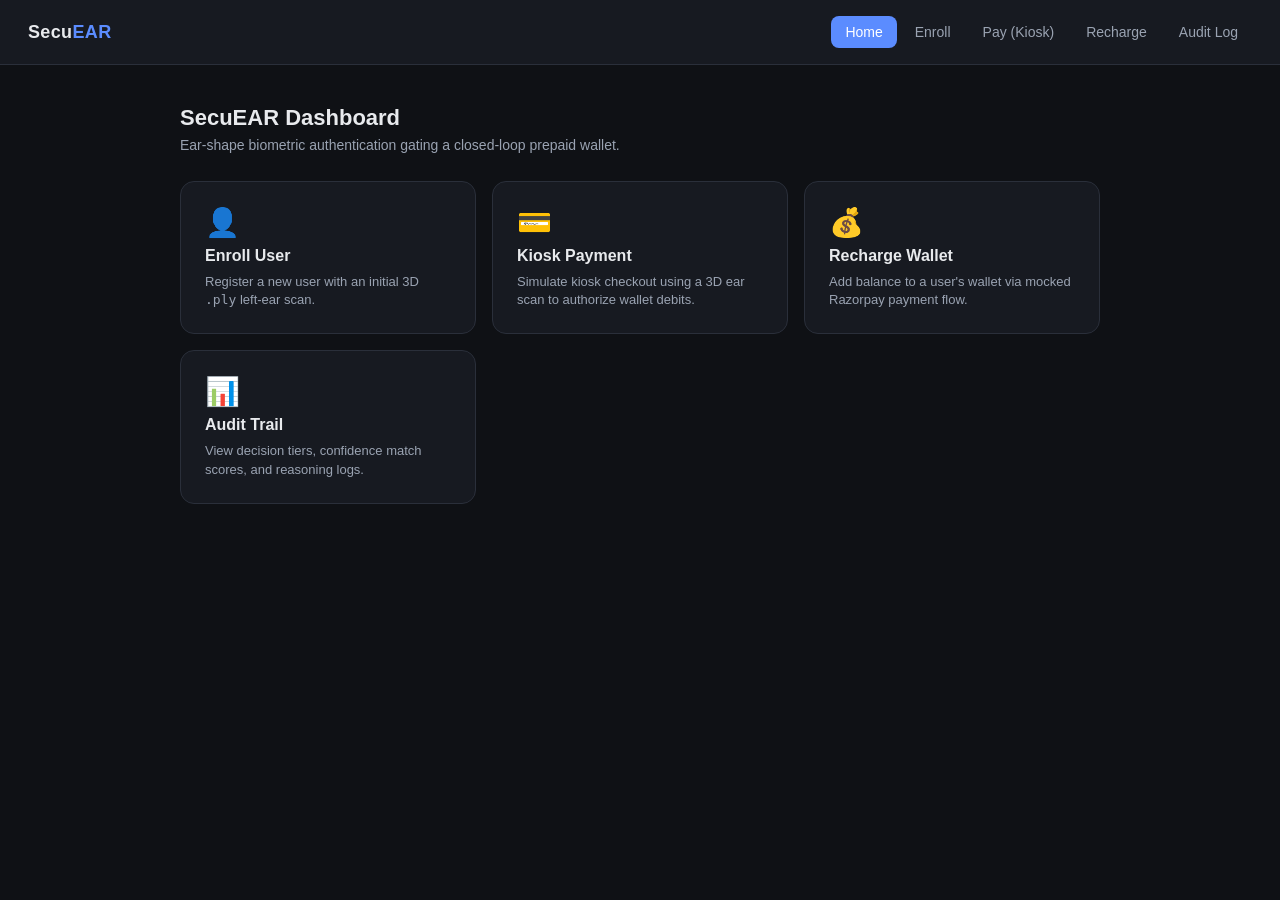
<file: frontend/index.html>
<!DOCTYPE html>
<html lang="en">
<head>
  <meta charset="UTF-8" />
  <meta name="viewport" content="width=device-width, initial-scale=1.0" />
  <title>SecuEAR — Ear Biometric Wallet</title>
  <link rel="stylesheet" href="styles.css" />
  <style>
    .grid-menu {
      display: grid;
      grid-template-columns: repeat(auto-fit, minmax(240px, 1fr));
      gap: 16px;
      margin-top: 24px;
    }
    .menu-card {
      background: var(--panel);
      border: 1px solid var(--border);
      border-radius: 14px;
      padding: 24px;
      text-decoration: none;
      color: var(--text);
      transition: border-color 0.2s, transform 0.2s;
      display: flex;
      flex-direction: column;
      gap: 8px;
    }
    .menu-card:hover {
      border-color: var(--accent);
      transform: translateY(-2px);
    }
    .menu-icon {
      font-size: 28px;
    }
    .menu-title {
      font-weight: 700;
      font-size: 16px;
      color: var(--text);
    }
    .menu-desc {
      font-size: 13px;
      color: var(--muted);
      line-height: 1.4;
    }
  </style>
</head>
<body>
  <header class="topbar">
    <div class="brand">Secu<span class="dot">EAR</span></div>
    <nav class="tabs">
      <a href="index.html" class="active">Home</a>
      <a href="enroll.html">Enroll</a>
      <a href="pay.html">Pay (Kiosk)</a>
      <a href="recharge.html">Recharge</a>
      <a href="audit.html">Audit Log</a>
    </nav>
  </header>

  <main class="wide">
    <h1>SecuEAR Dashboard</h1>
    <p class="subtitle">Ear-shape biometric authentication gating a closed-loop prepaid wallet.</p>

    <div class="grid-menu">
      <a href="enroll.html" class="menu-card">
        <div class="menu-icon">👤</div>
        <div class="menu-title">Enroll User</div>
        <div class="menu-desc">Register a new user with an initial 3D <code>.ply</code> left-ear scan.</div>
      </a>

      <a href="pay.html" class="menu-card">
        <div class="menu-icon">💳</div>
        <div class="menu-title">Kiosk Payment</div>
        <div class="menu-desc">Simulate kiosk checkout using a 3D ear scan to authorize wallet debits.</div>
      </a>

      <a href="recharge.html" class="menu-card">
        <div class="menu-icon">💰</div>
        <div class="menu-title">Recharge Wallet</div>
        <div class="menu-desc">Add balance to a user's wallet via mocked Razorpay payment flow.</div>
      </a>

      <a href="audit.html" class="menu-card">
        <div class="menu-icon">📊</div>
        <div class="menu-title">Audit Trail</div>
        <div class="menu-desc">View decision tiers, confidence match scores, and reasoning logs.</div>
      </a>
    </div>
  </main>
</body>
</html>
</file>
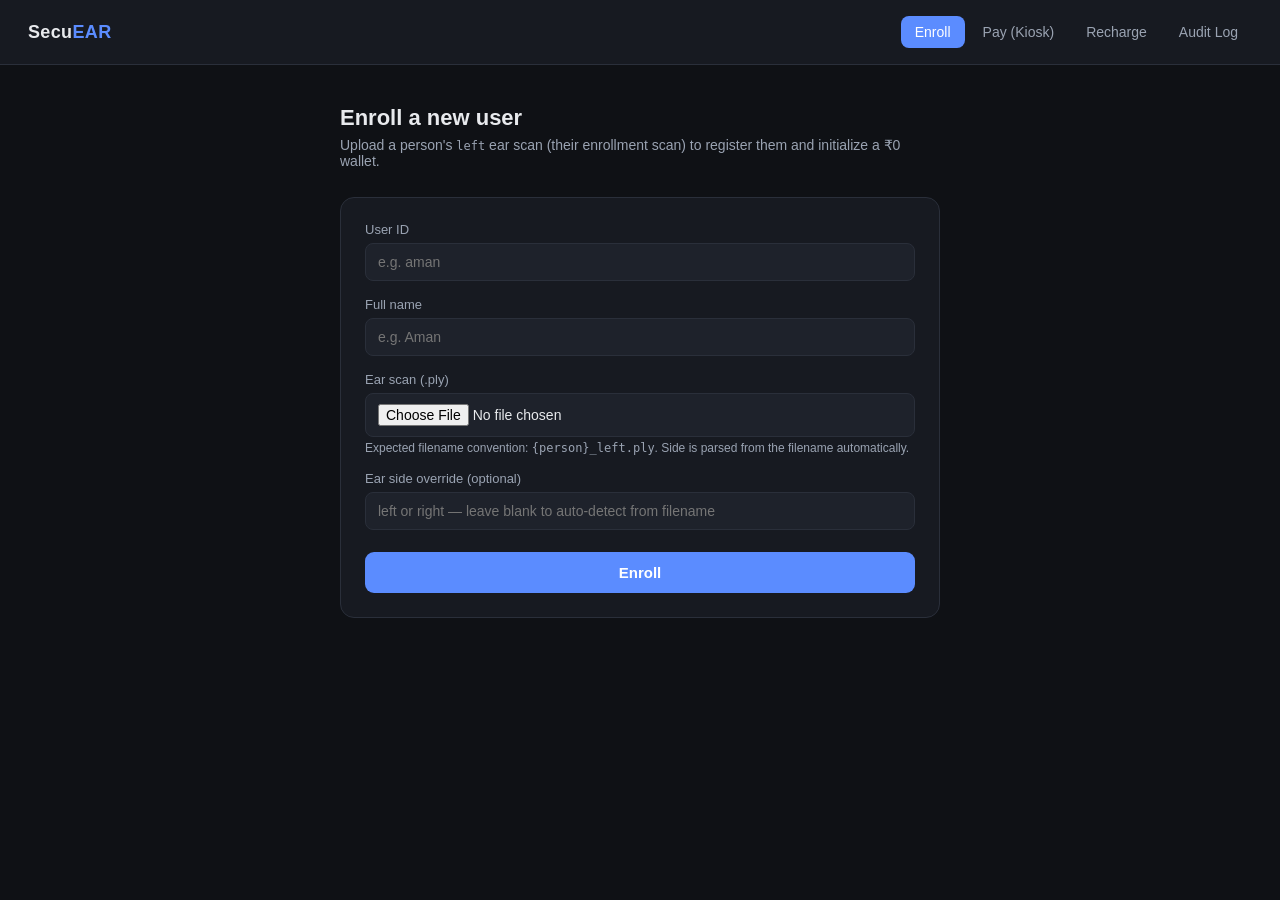
<file: frontend/enroll.html>
<!DOCTYPE html>
<html lang="en">
<head>
  <meta charset="UTF-8" />
  <title>SecuEAR — Enroll</title>
  <link rel="stylesheet" href="styles.css" />
</head>
<body>
  <main>
    <h1>Enroll a new user</h1>
    <p class="subtitle">Upload a person's <code class="small">left</code> ear scan (their enrollment scan) to register them and initialize a ₹0 wallet.</p>

    <div class="card">
      <form id="enroll-form">
        <label for="user_id">User ID</label>
        <input type="text" id="user_id" name="user_id" placeholder="e.g. aman" required />

        <label for="name">Full name</label>
        <input type="text" id="name" name="name" placeholder="e.g. Aman" required />

        <label for="file">Ear scan (.ply)</label>
        <input type="file" id="file" name="file" accept=".ply" required />
        <div class="hint">Expected filename convention: <code class="small">{person}_left.ply</code>. Side is parsed from the filename automatically.</div>

        <label for="side">Ear side override (optional)</label>
        <input type="text" id="side" name="side" placeholder="left or right — leave blank to auto-detect from filename" />

        <button type="submit">Enroll</button>
      </form>

      <div id="result" class="result"></div>
    </div>
  </main>

  <script src="common.js"></script>
  <script>
    renderNav("enroll.html");

    const form = document.getElementById("enroll-form");
    const resultEl = document.getElementById("result");

    form.addEventListener("submit", async (e) => {
      e.preventDefault();
      resultEl.className = "result";
      resultEl.innerHTML = "Enrolling…";
      resultEl.classList.add("show");

      const fd = new FormData(form);
      if (!fd.get("side")) fd.delete("side");

      try {
        const data = await postForm("/enroll", fd);
        resultEl.className = "result show approve";
        resultEl.innerHTML = `
          <div class="meta-line">User <strong>${data.name}</strong> (${data.user_id}) enrolled successfully.</div>
          <div class="meta-line">Enrolled ear side: <strong>${data.enrolled_side}</strong></div>
          <div class="meta-line">Ear detection path (Stage 3): <code class="small">${data.ear_detection_path}</code></div>
          <div class="meta-line">Wallet balance: ${fmtMoney(data.wallet_balance)}</div>
        `;
        form.reset();
      } catch (err) {
        resultEl.className = "result show error";
        resultEl.innerHTML = `<strong>Enrollment failed:</strong> ${err.message}`;
      }
    });
  </script>
</body>
</html>
</file>
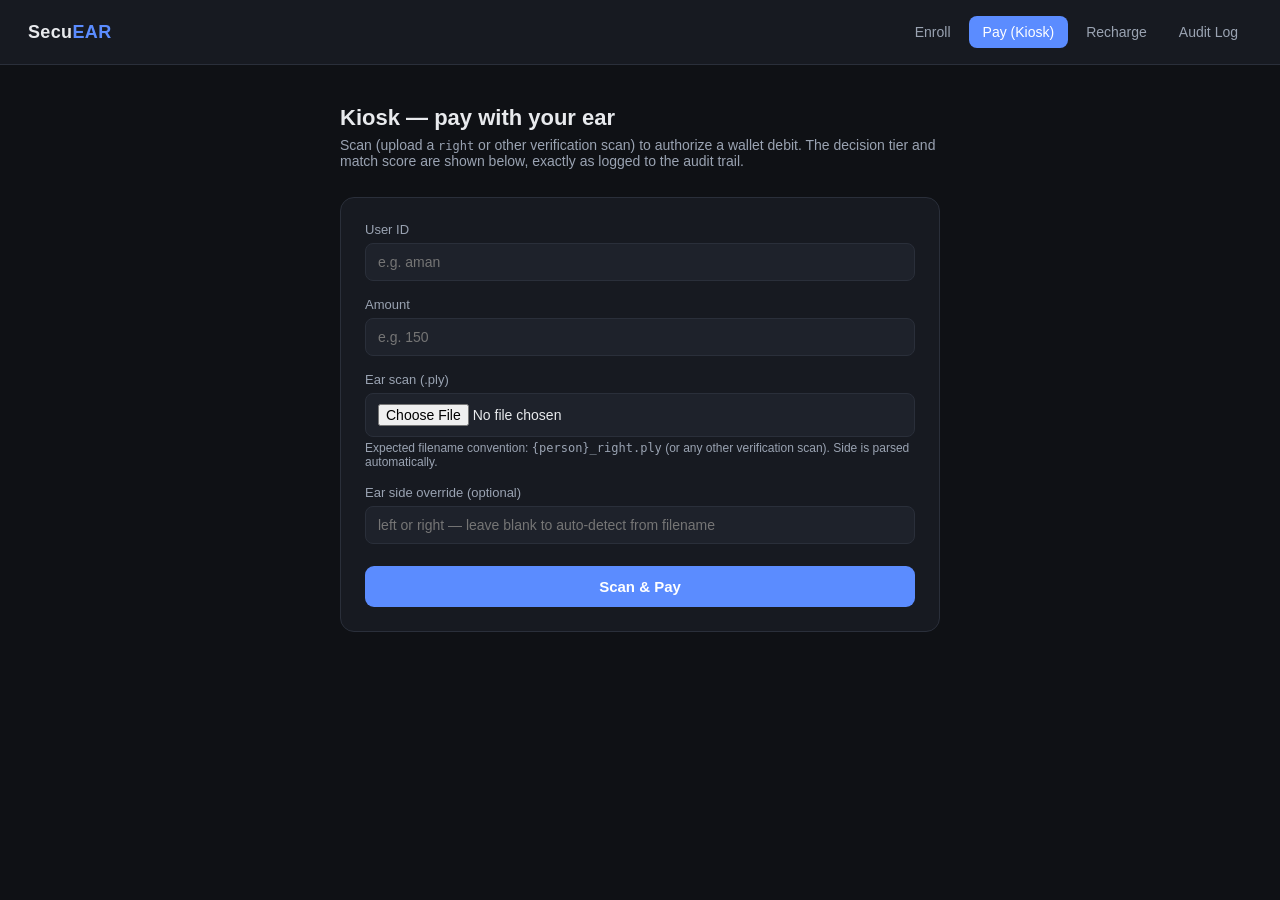
<file: frontend/pay.html>
<!DOCTYPE html>
<html lang="en">
<head>
  <meta charset="UTF-8" />
  <title>SecuEAR — Kiosk</title>
  <link rel="stylesheet" href="styles.css" />
</head>
<body>
  <main>
    <h1>Kiosk — pay with your ear</h1>
    <p class="subtitle">Scan (upload a <code class="small">right</code> or other verification scan) to authorize a wallet debit. The decision tier and match score are shown below, exactly as logged to the audit trail.</p>

    <div class="card">
      <form id="pay-form">
        <label for="user_id">User ID</label>
        <input type="text" id="user_id" name="user_id" placeholder="e.g. aman" required />

        <label for="amount">Amount</label>
        <input type="number" id="amount" name="amount" min="0.01" step="0.01" placeholder="e.g. 150" required />

        <label for="file">Ear scan (.ply)</label>
        <input type="file" id="file" name="file" accept=".ply" required />
        <div class="hint">Expected filename convention: <code class="small">{person}_right.ply</code> (or any other verification scan). Side is parsed automatically.</div>

        <label for="side">Ear side override (optional)</label>
        <input type="text" id="side" name="side" placeholder="left or right — leave blank to auto-detect from filename" />

        <button type="submit" id="submit-btn">Scan &amp; Pay</button>
      </form>

      <div id="pin-section" style="display:none;">
        <label for="pin">Simulated PIN</label>
        <input type="text" id="pin" placeholder="Enter any PIN to simulate confirmation" />
        <button type="button" id="confirm-pin-btn" class="secondary">Confirm PIN &amp; complete payment</button>
        <div class="hint">This re-submits the same scan with <code class="small">pin_confirmed=true</code>, per the Stage 6 gate — no real PIN infrastructure exists.</div>
      </div>

      <div id="result" class="result"></div>
    </div>
  </main>

  <script src="common.js"></script>
  <script>
    renderNav("pay.html");

    const form = document.getElementById("pay-form");
    const resultEl = document.getElementById("result");
    const pinSection = document.getElementById("pin-section");
    const submitBtn = document.getElementById("submit-btn");
    let currentTxnRef = null;

    function tierClass(tier) {
      if (tier === "auto_approve") return "approve";
      if (tier === "pin_required") return "pin";
      return "deny";
    }
    function tierLabel(tier) {
      return { auto_approve: "Auto-approved", pin_required: "PIN required", deny: "Denied" }[tier] || tier;
    }

    function renderOutcome(data) {
      const cls = tierClass(data.decision_tier);
      resultEl.className = `result show ${cls}`;
      resultEl.innerHTML = `
        <span class="tier-badge ${cls}">${tierLabel(data.decision_tier)}</span>
        <div class="score-row"><span class="score">${fmtScore(data.match_score)}</span><span class="meta-line">cosine similarity</span></div>
        <div class="meta-line">Thresholds: high ≥ ${data.high_threshold} · med ≥ ${data.med_threshold}</div>
        <div class="meta-line">Comparison mode (Stage 4): <strong>${data.comparison_mode}</strong></div>
        <div class="meta-line">Payment status: <strong>${data.payment_status}</strong> · Wallet balance: ${fmtMoney(data.wallet_balance)}</div>
        <div class="meta-line">Mock order: <code class="small">${data.mock_order_id}</code></div>
        <div class="reasoning">${data.reasoning}</div>
      `;

      if (data.decision_tier === "pin_required" && data.payment_status === "pending_pin") {
        pinSection.style.display = "block";
      } else {
        pinSection.style.display = "none";
      }
    }

    form.addEventListener("submit", async (e) => {
      e.preventDefault();
      resultEl.className = "result show";
      resultEl.innerHTML = "Scanning…";
      pinSection.style.display = "none";

      const fd = new FormData(form);
      if (!fd.get("side")) fd.delete("side");
      currentTxnRef = genTxnRef("pay");
      fd.append("txn_ref", currentTxnRef);

      // Stash the file so the PIN-confirmation follow-up can re-submit the same scan.
      window.__lastPayFormData = fd;

      try {
        const data = await postForm("/pay", fd);
        renderOutcome(data);
      } catch (err) {
        resultEl.className = "result show error";
        resultEl.innerHTML = `<strong>Payment attempt failed:</strong> ${err.message}`;
      }
    });

    document.getElementById("confirm-pin-btn").addEventListener("click", async () => {
      const pin = document.getElementById("pin").value;
      if (!pin) {
        alert("Enter any value to simulate a PIN — no real PIN is validated.");
        return;
      }
      const original = window.__lastPayFormData;
      if (!original) return;

      const fd = new FormData();
      for (const [k, v] of original.entries()) fd.append(k, v);
      fd.set("pin_confirmed", "true");

      resultEl.innerHTML = "Confirming PIN…";
      try {
        const data = await postForm("/pay", fd);
        renderOutcome(data);
      } catch (err) {
        resultEl.className = "result show error";
        resultEl.innerHTML = `<strong>PIN confirmation failed:</strong> ${err.message}`;
      }
    });
  </script>
</body>
</html>
</file>
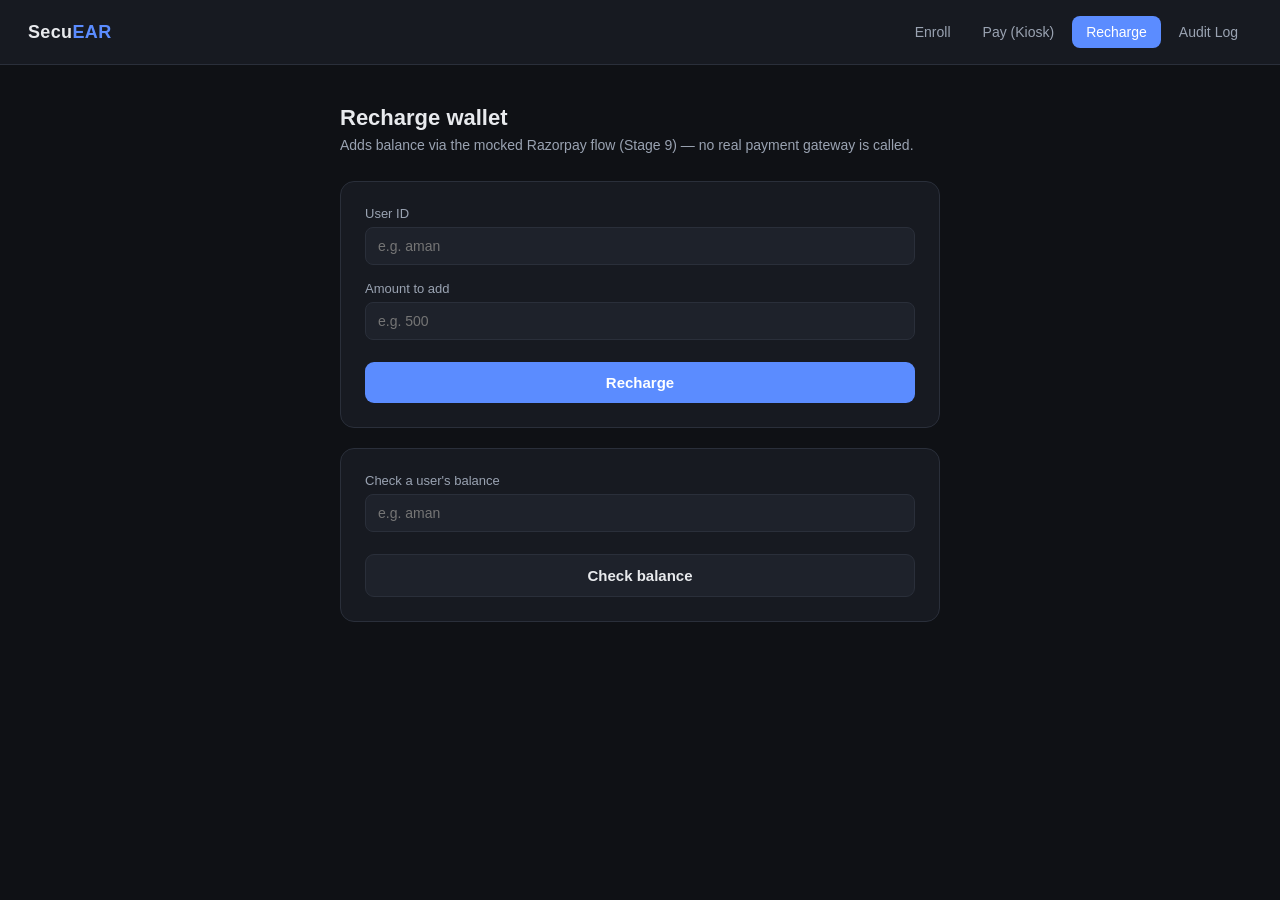
<file: frontend/recharge.html>
<!DOCTYPE html>
<html lang="en">
<head>
  <meta charset="UTF-8" />
  <title>SecuEAR — Recharge</title>
  <link rel="stylesheet" href="styles.css" />
</head>
<body>
  <main>
    <h1>Recharge wallet</h1>
    <p class="subtitle">Adds balance via the mocked Razorpay flow (Stage 9) — no real payment gateway is called.</p>

    <div class="card">
      <form id="recharge-form">
        <label for="user_id">User ID</label>
        <input type="text" id="user_id" name="user_id" placeholder="e.g. aman" required />

        <label for="amount">Amount to add</label>
        <input type="number" id="amount" name="amount" min="0.01" step="0.01" placeholder="e.g. 500" required />

        <button type="submit">Recharge</button>
      </form>

      <div id="result" class="result"></div>
    </div>

    <div class="card">
      <form id="lookup-form">
        <label for="lookup_user_id">Check a user's balance</label>
        <input type="text" id="lookup_user_id" placeholder="e.g. aman" required />
        <button type="submit" class="secondary">Check balance</button>
      </form>
      <div id="lookup-result" class="result"></div>
    </div>
  </main>

  <script src="common.js"></script>
  <script>
    renderNav("recharge.html");

    const form = document.getElementById("recharge-form");
    const resultEl = document.getElementById("result");

    form.addEventListener("submit", async (e) => {
      e.preventDefault();
      resultEl.className = "result show";
      resultEl.innerHTML = "Processing mock payment…";

      const fd = new FormData(form);
      try {
        const data = await postForm("/wallet/recharge", fd);
        resultEl.className = "result show approve";
        resultEl.innerHTML = `
          <div class="meta-line">Recharged <strong>${fmtMoney(data.amount)}</strong> for <strong>${data.user_id}</strong>.</div>
          <div class="meta-line">Mock order: <code class="small">${data.mock_order_id}</code></div>
          <div class="meta-line">New balance: <span class="balance-pill">${fmtMoney(data.wallet_balance)}</span></div>
        `;
        form.reset();
      } catch (err) {
        resultEl.className = "result show error";
        resultEl.innerHTML = `<strong>Recharge failed:</strong> ${err.message}`;
      }
    });

    const lookupForm = document.getElementById("lookup-form");
    const lookupResult = document.getElementById("lookup-result");
    lookupForm.addEventListener("submit", async (e) => {
      e.preventDefault();
      const userId = document.getElementById("lookup_user_id").value;
      lookupResult.className = "result show";
      lookupResult.innerHTML = "Checking…";
      try {
        const data = await getJSON(`/wallet/${encodeURIComponent(userId)}`);
        lookupResult.className = "result show approve";
        lookupResult.innerHTML = `<span class="balance-pill">${data.user_id}: ${fmtMoney(data.wallet_balance)}</span>`;
      } catch (err) {
        lookupResult.className = "result show error";
        lookupResult.innerHTML = `<strong>Lookup failed:</strong> ${err.message}`;
      }
    });
  </script>
</body>
</html>
</file>
<file: frontend/styles.css>
:root {
  --bg: #0f1115;
  --panel: #171a21;
  --panel-2: #1e222b;
  --border: #2a2f3a;
  --text: #e8eaed;
  --muted: #9aa3b2;
  --accent: #5b8cff;
  --good: #2fbf71;
  --warn: #e8b339;
  --bad: #e05252;
  --mono: "SF Mono", "Menlo", "Consolas", monospace;
}

* { box-sizing: border-box; }

body {
  margin: 0;
  font-family: -apple-system, BlinkMacSystemFont, "Segoe UI", Roboto, sans-serif;
  background: var(--bg);
  color: var(--text);
  min-height: 100vh;
}

header.topbar {
  display: flex;
  align-items: center;
  justify-content: space-between;
  padding: 16px 28px;
  border-bottom: 1px solid var(--border);
  background: var(--panel);
}

header.topbar .brand {
  font-weight: 700;
  font-size: 18px;
  letter-spacing: 0.02em;
}

header.topbar .brand .dot {
  color: var(--accent);
}

nav.tabs {
  display: flex;
  gap: 4px;
}

nav.tabs a {
  color: var(--muted);
  text-decoration: none;
  padding: 8px 14px;
  border-radius: 8px;
  font-size: 14px;
  font-weight: 500;
}

nav.tabs a:hover { background: var(--panel-2); color: var(--text); }
nav.tabs a.active { background: var(--accent); color: white; }

main {
  max-width: 640px;
  margin: 0 auto;
  padding: 40px 20px 80px;
}

main.wide { max-width: 960px; }

h1 { font-size: 22px; margin: 0 0 6px; }
p.subtitle { color: var(--muted); margin: 0 0 28px; font-size: 14px; }

.card {
  background: var(--panel);
  border: 1px solid var(--border);
  border-radius: 14px;
  padding: 24px;
  margin-bottom: 20px;
}

label {
  display: block;
  font-size: 13px;
  color: var(--muted);
  margin: 16px 0 6px;
}
label:first-child { margin-top: 0; }

input[type="text"], input[type="number"], input[type="file"] {
  width: 100%;
  padding: 10px 12px;
  background: var(--panel-2);
  border: 1px solid var(--border);
  border-radius: 8px;
  color: var(--text);
  font-size: 14px;
}

input:focus { outline: 2px solid var(--accent); outline-offset: 1px; }

.hint { font-size: 12px; color: var(--muted); margin-top: 4px; }

button {
  margin-top: 22px;
  width: 100%;
  padding: 12px;
  background: var(--accent);
  color: white;
  border: none;
  border-radius: 9px;
  font-size: 15px;
  font-weight: 600;
  cursor: pointer;
}
button:hover { opacity: 0.92; }
button:disabled { opacity: 0.5; cursor: not-allowed; }
button.secondary { background: var(--panel-2); border: 1px solid var(--border); color: var(--text); }

.result {
  margin-top: 20px;
  padding: 18px;
  border-radius: 10px;
  border: 1px solid var(--border);
  display: none;
}
.result.show { display: block; }
.result.approve { border-color: var(--good); background: rgba(47,191,113,0.08); }
.result.pin { border-color: var(--warn); background: rgba(232,179,57,0.08); }
.result.deny { border-color: var(--bad); background: rgba(224,82,82,0.08); }
.result.error { border-color: var(--bad); background: rgba(224,82,82,0.08); }

.tier-badge {
  display: inline-block;
  padding: 3px 10px;
  border-radius: 999px;
  font-size: 12px;
  font-weight: 700;
  text-transform: uppercase;
  letter-spacing: 0.03em;
}
.tier-badge.approve { background: var(--good); color: #06210f; }
.tier-badge.pin { background: var(--warn); color: #2a1e00; }
.tier-badge.deny { background: var(--bad); color: #2a0808; }

.score-row {
  display: flex;
  align-items: baseline;
  gap: 10px;
  margin: 10px 0;
}
.score-row .score { font-family: var(--mono); font-size: 26px; font-weight: 700; }

.meta-line { font-size: 13px; color: var(--muted); margin-top: 4px; }
.reasoning { font-size: 13px; margin-top: 10px; line-height: 1.5; }

.balance-pill {
  display: inline-flex;
  align-items: center;
  gap: 8px;
  background: var(--panel-2);
  border: 1px solid var(--border);
  padding: 8px 14px;
  border-radius: 999px;
  font-family: var(--mono);
  font-size: 14px;
}

table {
  width: 100%;
  border-collapse: collapse;
  font-size: 13px;
}
th, td {
  text-align: left;
  padding: 9px 10px;
  border-bottom: 1px solid var(--border);
  white-space: nowrap;
}
th { color: var(--muted); font-weight: 600; position: sticky; top: 0; background: var(--panel); }
td.wrap { white-space: normal; max-width: 320px; }
.table-scroll { overflow-x: auto; border: 1px solid var(--border); border-radius: 10px; }

.pill {
  padding: 2px 8px;
  border-radius: 999px;
  font-size: 11px;
  font-weight: 700;
  text-transform: uppercase;
}
.pill.enroll { background: #2a3a5c; color: #a9c1ff; }
.pill.verify { background: #2b3a2f; color: #a9e6b9; }
.pill.payment { background: #3a2f2b; color: #f0c299; }
.pill.recharge { background: #33305c; color: #c8bfff; }

.toolbar {
  display: flex;
  gap: 10px;
  align-items: center;
  margin-bottom: 16px;
}
.toolbar input[type="text"] { width: 160px; }
.toolbar button { width: auto; margin-top: 0; padding: 9px 16px; }

.empty-state { color: var(--muted); text-align: center; padding: 40px 0; font-size: 14px; }

code.small { font-size: 12px; color: var(--muted); }
</file>
